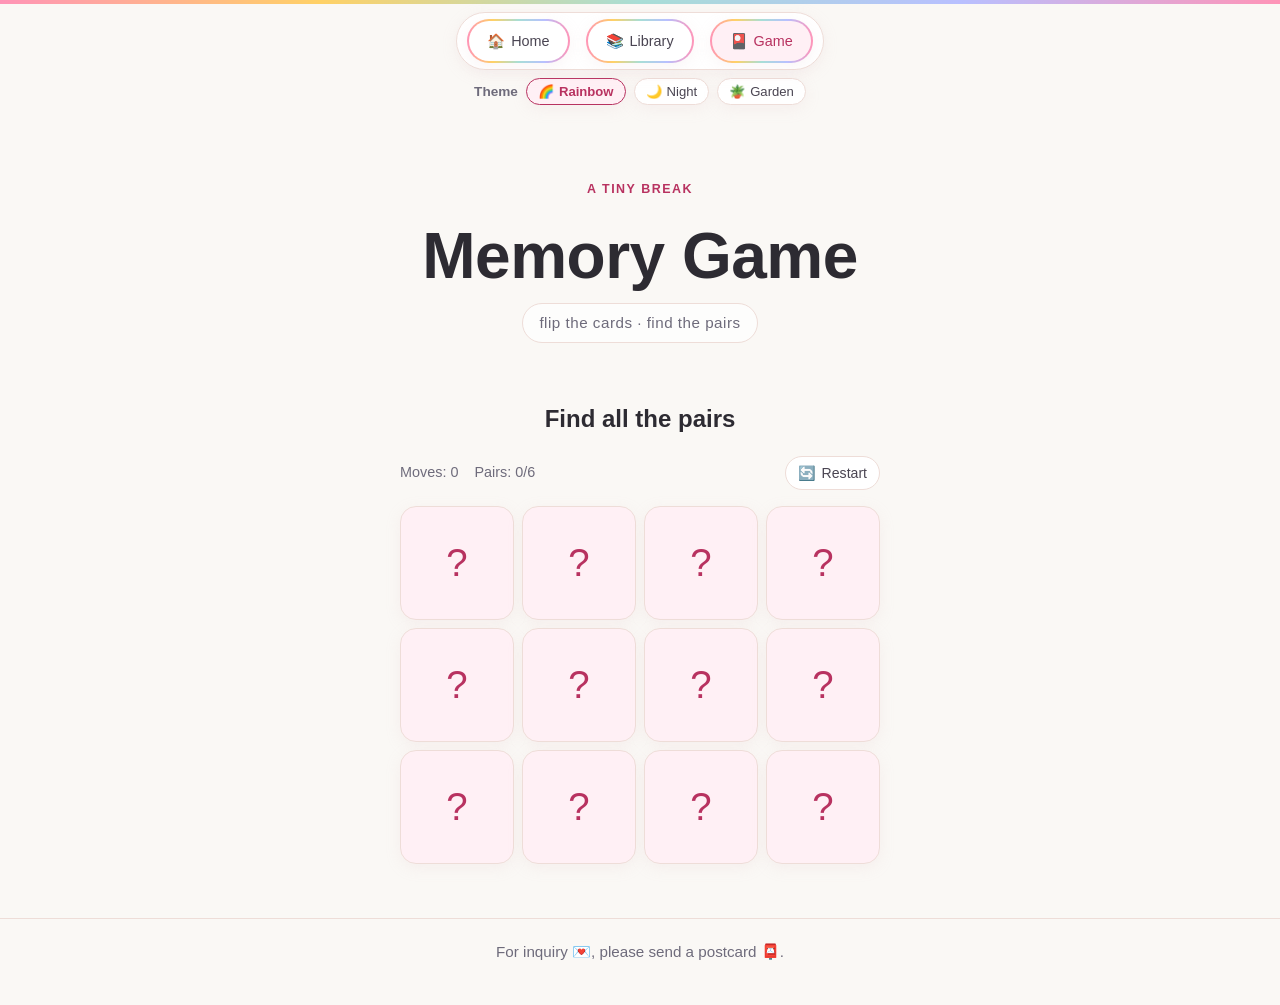
<file: docs/game.html>
<!DOCTYPE html>
<html lang="en">
<head>
    <meta charset="UTF-8">
    <meta name="viewport" content="width=device-width, initial-scale=1.0">
    <title>Memory Game | Jana Pohlmann</title>
    <link rel="stylesheet" href="css/style.css">
    <script src="js/main.js" defer></script>
</head>
<body>

    <!-- Full Width Top Navigation Bar -->
    <nav class="top-navbar">
        <div class="nav-content">
            <ul class="nav-items">
                <li>
                    <a href="index.html" class="nav-pill">
                        <span aria-hidden="true">🏠</span> Home
                    </a>
                </li>
                <li>
                    <a href="library.html" class="nav-pill">
                        <span aria-hidden="true">📚</span> Library
                    </a>
                </li>
                <li>
                    <a href="game.html" class="nav-pill is-active" aria-current="page">
                        <span aria-hidden="true">🎴</span> Game
                    </a>
                </li>
            </ul>
        </div>
    </nav>

    <!-- Colour theme switcher -->
    <div class="theme-switcher" role="group" aria-label="Colour theme">
        <span class="theme-switcher-label">Theme</span>
        <button type="button" class="theme-button is-active" data-theme="rainbow" aria-pressed="true">
            <span aria-hidden="true">🌈</span> Rainbow
        </button>
        <button type="button" class="theme-button" data-theme="night" aria-pressed="false">
            <span aria-hidden="true">🌙</span> Night
        </button>
        <button type="button" class="theme-button" data-theme="garden" aria-pressed="false">
            <span aria-hidden="true">🪴</span> Garden
        </button>
    </div>

    <main class="container">

        <!-- Header -->
        <header class="page-header">
            <p class="page-kicker">A tiny break</p>
            <h1>Memory Game</h1>
            <p class="tagline">flip the cards · find the pairs</p>
        </header>

        <!-- Memory game -->
        <section id="memory-game" class="memory-section">
            <h2>Find all the pairs</h2>

            <div class="memory-status-bar">
                <p class="memory-stats">
                    <span>Moves: <span id="memory-moves">0</span></span>
                    <span>Pairs: <span id="memory-pairs">0</span>/6</span>
                </p>
                <button type="button" class="tool-btn" id="memory-restart"><span aria-hidden="true">🔄</span> Restart</button>
            </div>

            <ul class="memory-grid" aria-label="Memory game board"></ul>

            <p id="memory-status" class="memory-status" role="status" aria-live="polite"></p>
            <noscript><p class="memory-status">This game needs JavaScript to play.</p></noscript>
        </section>

    </main>

    <!-- Footer -->
    <footer>
        <p>For inquiry 💌, please send a postcard 📮.</p>
    </footer>

</body>
</html>
</file>
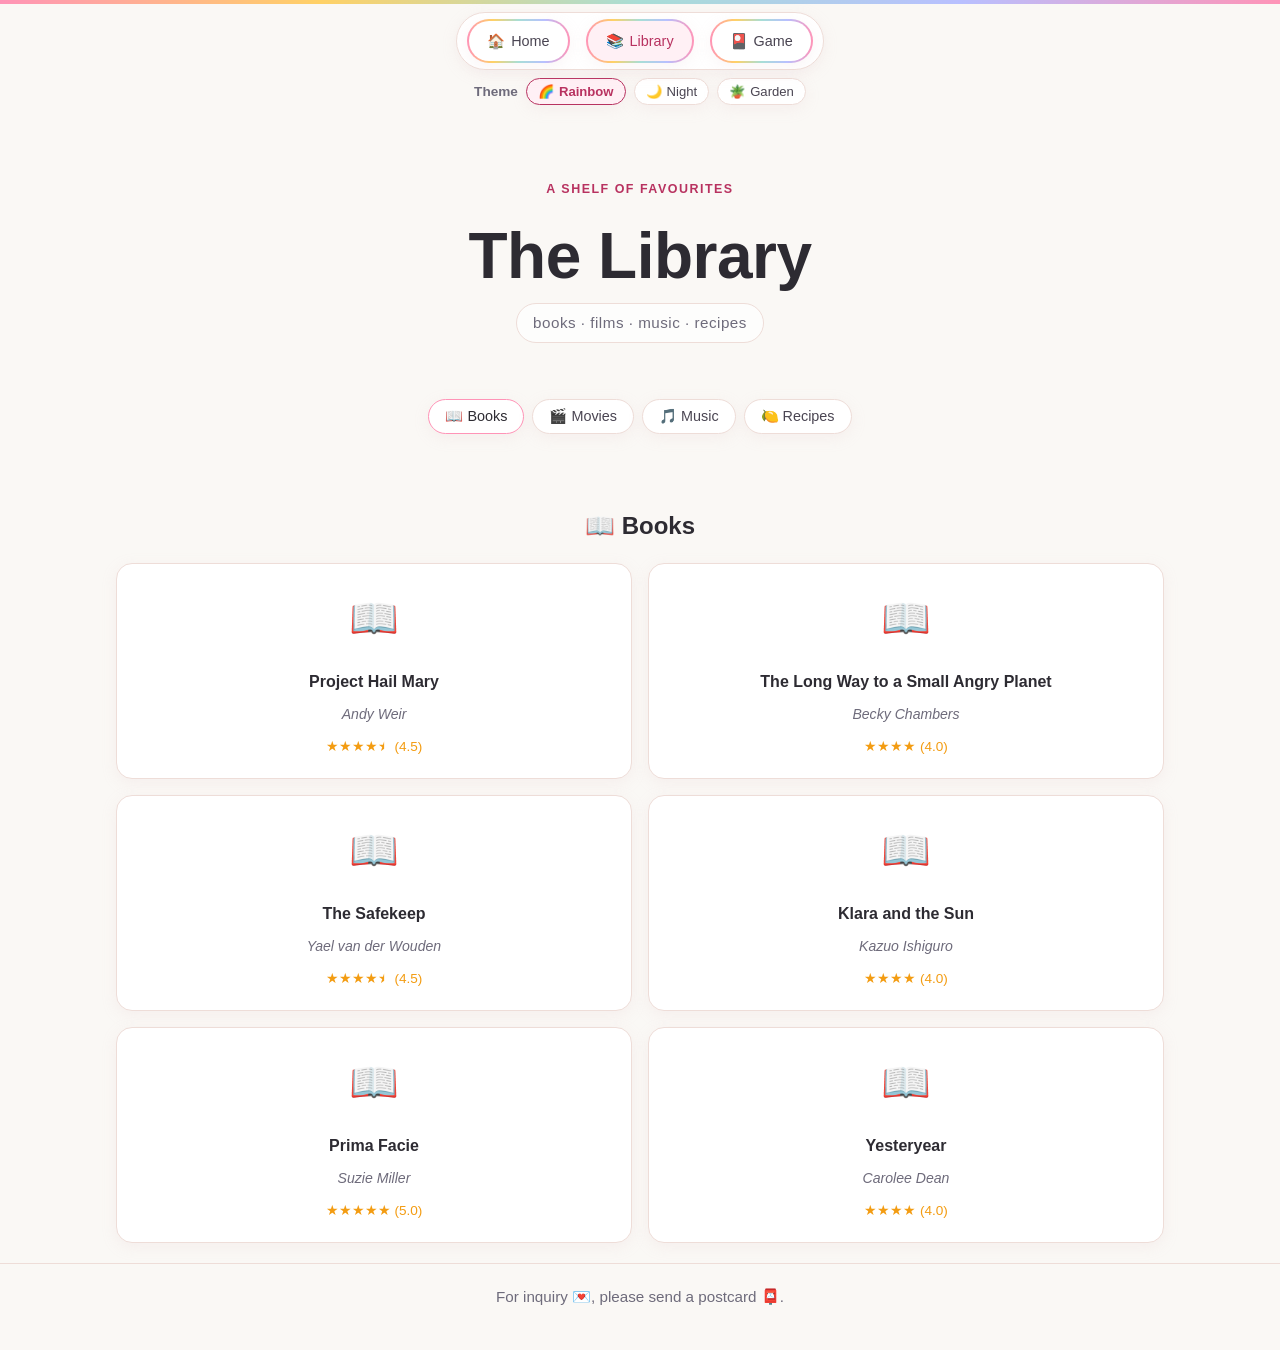
<file: docs/library.html>
<!DOCTYPE html>
<html lang="en">
<head>
    <meta charset="UTF-8">
    <meta name="viewport" content="width=device-width, initial-scale=1.0">
    <title>The Library | Jana Pohlmann</title>
    <link rel="stylesheet" href="css/style.css">
    <script src="js/main.js" defer></script>
</head>
<body>

    <!-- Full Width Top Navigation Bar -->
    <nav class="top-navbar">
        <div class="nav-content">
            <ul class="nav-items">
                <li>
                    <a href="index.html" class="nav-pill">
                        <span aria-hidden="true">🏠</span> Home
                    </a>
                </li>
                <li>
                    <a href="library.html" class="nav-pill is-active" aria-current="page">
                        <span aria-hidden="true">📚</span> Library
                    </a>
                </li>
                <li>
                    <a href="game.html" class="nav-pill">
                        <span aria-hidden="true">🎴</span> Game
                    </a>
                </li>
            </ul>
        </div>
    </nav>

    <!-- Colour theme switcher -->
    <div class="theme-switcher" role="group" aria-label="Colour theme">
        <span class="theme-switcher-label">Theme</span>
        <button type="button" class="theme-button is-active" data-theme="rainbow" aria-pressed="true">
            <span aria-hidden="true">🌈</span> Rainbow
        </button>
        <button type="button" class="theme-button" data-theme="night" aria-pressed="false">
            <span aria-hidden="true">🌙</span> Night
        </button>
        <button type="button" class="theme-button" data-theme="garden" aria-pressed="false">
            <span aria-hidden="true">🪴</span> Garden
        </button>
    </div>

    <main class="container">
        
        <!-- Header -->
        <header class="page-header">
            <p class="page-kicker">A shelf of favourites</p>
            <h1>The Library</h1>
            <p class="tagline">books · films · music · recipes</p>
        </header>

        <!-- Cloud Tabs -->
        <div class="cloud-tabs" role="tablist" aria-label="Library sections">
            <button role="tab" id="tab-books" aria-controls="panel-books" aria-selected="true">📖 Books</button>
            <button role="tab" id="tab-movies" aria-controls="panel-movies" aria-selected="false">🎬 Movies</button>
            <button role="tab" id="tab-music" aria-controls="panel-music" aria-selected="false">🎵 Music</button>
            <button role="tab" id="tab-recipes" aria-controls="panel-recipes" aria-selected="false">🍋 Recipes</button>
        </div>

        <!-- Books Panel -->
        <section id="panel-books" role="tabpanel" aria-labelledby="tab-books">
            <h2>📖 Books</h2>
            <ul class="library-grid">
                <li class="library-card card">
                    <div class="library-cover" aria-hidden="true">📖</div>
                    <h3 class="library-title">Project Hail Mary</h3>
                    <span class="library-creator">Andy Weir</span>
                    <span class="library-rating" aria-label="Rating: 4.5 out of 5">★★★★<span class="half-star" aria-hidden="true">★</span> (4.5)</span>
                </li>

                <li class="library-card card">
                    <div class="library-cover" aria-hidden="true">📖</div>
                    <h3 class="library-title">The Long Way to a Small Angry Planet</h3>
                    <span class="library-creator">Becky Chambers</span>
                    <span class="library-rating" aria-label="Rating: 4 out of 5">★★★★ (4.0)</span>
                </li>

                <li class="library-card card">
                    <div class="library-cover" aria-hidden="true">📖</div>
                    <h3 class="library-title">The Safekeep</h3>
                    <span class="library-creator">Yael van der Wouden</span>
                    <span class="library-rating" aria-label="Rating: 4.5 out of 5">★★★★<span class="half-star" aria-hidden="true">★</span> (4.5)</span>
                </li>

                <li class="library-card card">
                    <div class="library-cover" aria-hidden="true">📖</div>
                    <h3 class="library-title">Klara and the Sun</h3>
                    <span class="library-creator">Kazuo Ishiguro</span>
                    <span class="library-rating" aria-label="Rating: 4 out of 5">★★★★ (4.0)</span>
                </li>

                <li class="library-card card">
                    <div class="library-cover" aria-hidden="true">📖</div>
                    <h3 class="library-title">Prima Facie</h3>
                    <span class="library-creator">Suzie Miller</span>
                    <span class="library-rating" aria-label="Rating: 5 out of 5">★★★★★ (5.0)</span>
                </li>

                <li class="library-card card">
                    <div class="library-cover" aria-hidden="true">📖</div>
                    <h3 class="library-title">Yesteryear</h3>
                    <span class="library-creator">Carolee Dean</span>
                    <span class="library-rating" aria-label="Rating: 4 out of 5">★★★★ (4.0)</span>
                </li>
            </ul>
        </section>

        <!-- Movies Panel (empty state) -->
        <section id="panel-movies" role="tabpanel" aria-labelledby="tab-movies">
            <h2>🎬 Movies</h2>
            <div class="library-empty">
                <div class="library-empty-icon" aria-hidden="true">🎬</div>
                <p class="library-empty-title">Nothing on this shelf yet</p>
                <p class="library-empty-desc">The watchlist is still growing.</p>
            </div>
        </section>

        <!-- Music Panel -->
        <section id="panel-music" role="tabpanel" aria-labelledby="tab-music">
            <h2>🎵 Music</h2>
            <div class="library-empty">
                <div class="library-empty-icon" aria-hidden="true">🎵</div>
                <p class="library-empty-title">Nothing on this shelf yet</p>
                <p class="library-empty-desc">The playlist is still growing.</p>
            </div>
        </section>

        <!-- Recipes Panel -->
        <section id="panel-recipes" role="tabpanel" aria-labelledby="tab-recipes">
            <h2>🍋 Recipes</h2>
            <ul class="library-grid">
                <li class="library-card card">
                    <div class="library-cover" aria-hidden="true">🍋</div>
                    <h3 class="library-title">Lemon Drizzle Cake</h3>
                    <p class="library-desc">Bright, soft, and impossible to stop eating.</p>
                </li>

                <li class="library-card card">
                    <div class="library-cover" aria-hidden="true">🍝</div>
                    <h3 class="library-title">Creamy Tomato Pasta</h3>
                    <p class="library-desc">A reliable comfort-food classic for busy evenings.</p>
                </li>

                <li class="library-card card">
                    <div class="library-cover" aria-hidden="true">🥣</div>
                    <h3 class="library-title">Pumpkin Soup</h3>
                    <p class="library-desc">Warm, cozy, and perfect with fresh bread.</p>
                </li>

                <li class="library-card card">
                    <div class="library-cover" aria-hidden="true">🍪</div>
                    <h3 class="library-title">Chocolate Chip Cookies</h3>
                    <p class="library-desc">Crispy edges, soft centre, best enjoyed warm.</p>
                </li>
            </ul>
        </section>

    </main>

    <!-- Footer -->
    <footer>
        <p>For inquiry 💌, please send a postcard 📮.</p>
    </footer>

</body>
</html>
</file>
<file: docs/css/style.css>
/* Design tokens */

:root {
    /* Colours */
    --primary-color: #2d2b32;
    --accent-color: #ff94b7;
    --accent-strong: #b83260;
    --accent-soft: #fff0f5;
    --accent-border: #fbdce6;
    --accent-purple: #5d4097;
    --accent-purple-bg: #f7f5ff;
    --accent-purple-border: #e2d9f7;
    --accent-hover: #d64978;
    --text-charcoal: #4a4552;
    --star-color: #f39c12;
    --bg-color: #faf8f5;
    --card-bg: #ffffff;
    --border-color: #eeddd8;
    --text-color: #4a4a4a;
    --text-muted: #6e6b7b;
    --bg-overlay: rgba(255, 255, 255, 0.7);

    /* Shadows */
    --shadow-subtle: 0 4px 15px rgba(220, 190, 195, 0.15);
    --shadow-hover: 0 8px 25px rgba(220, 190, 195, 0.25);
    --shadow-nav: 0 3px 10px rgba(0, 0, 0, 0.15);
    --shadow-nav-hover: 0 5px 15px rgba(0, 0, 0, 0.25);
    --shadow-navbar: 0 4px 6px rgba(0, 0, 0, 0.05);
    --shadow-cloud: 0 3px 6px rgba(0, 0, 0, 0.1);
    --shadow-cloud-hover: 0 5px 10px rgba(0, 0, 0, 0.16);

    /* Radii, spacing and motion */
    --radius-card: 16px;
    --radius-pill: 999px;
    --space-sm: 0.5rem;
    --space-2xs: 0.125rem;
    --space-md: 1rem;
    --space-lg: 2rem;
    --space-xl: 2.5rem;
    --transition-fast: 0.2s ease;
    --content-max-width: 1080px;
    --sidebar-width: 235px;

    /* Navbar */
    --z-navbar: 1000;

    /* Gradient */
    --rainbow-gradient: linear-gradient(90deg, #ff94b7, #ffd166, #a8ded6, #b8c0ff, #ff94b7);

    /* Section accents */
    --section-books: #ff94b7;
    --section-books-soft: #fff0f5;
    --section-movies: #5d4097;
    --section-movies-soft: #f7f5ff;
    --section-music: #3f8f86;
    --section-music-soft: #e9f6f4;
    --section-recipes: #b06f1a;
    --section-recipes-soft: #fff6e5;

    /* Sport team colours */
    --team-own: #b3001b;
    --team-black: #1a1a1a;
    --team-own-soft: #fdecef;
    --team-hsv: #0a4d8c;
    --team-bears: #c83803;
}

/* Theme overrides */

:root[data-theme="night"] {
    --primary-color: #f7edc8;
    --accent-color: #f4c95d;
    --accent-strong: #f1bd3f;
    --accent-soft: #2a355b;
    --accent-border: #58658b;
    --accent-purple: #c9b8ff;
    --accent-purple-bg: #30305b;
    --accent-purple-border: #6f6a9c;
    --accent-hover: #ffe28c;
    --text-charcoal: #f5efd8;
    --star-color: #f4c95d;
    --bg-color: #111a36;
    --card-bg: #1d294b;
    --border-color: #3d4b70;
    --text-color: #e9e7dc;
    --text-muted: #c0c5d5;
    --bg-overlay: rgba(29, 41, 75, 0.82);
    --shadow-subtle: 0 4px 15px rgba(2, 7, 24, 0.35);
    --shadow-hover: 0 8px 25px rgba(2, 7, 24, 0.55);
    --rainbow-gradient: linear-gradient(90deg, #f4c95d, #f6df9a, #9fb6e8, #c9b8ff, #f4c95d);
    --section-books: #f29ab8;
    --section-books-soft: #432d4b;
    --section-movies: #c9b8ff;
    --section-movies-soft: #30305b;
    --section-music: #8ed3c9;
    --section-music-soft: #1e454d;
    --section-recipes: #f0ad57;
    --section-recipes-soft: #493723;
    --team-own-soft: #4a2638;
}

:root[data-theme="garden"] {
    --primary-color: #243f31;
    --accent-color: #6d9b70;
    --accent-strong: #356643;
    --accent-soft: #e0eedc;
    --accent-border: #b6d2b2;
    --accent-purple: #65704b;
    --accent-purple-bg: #edf2df;
    --accent-purple-border: #cbd6ad;
    --accent-hover: #264f34;
    --text-charcoal: #304c38;
    --star-color: #c47632;
    --bg-color: #e3eedf;
    --card-bg: #f8fbf2;
    --border-color: #b9cfb4;
    --text-color: #3f5545;
    --text-muted: #5d7461;
    --bg-overlay: rgba(248, 251, 242, 0.82);
    --shadow-subtle: 0 4px 15px rgba(53, 102, 67, 0.12);
    --shadow-hover: 0 8px 25px rgba(53, 102, 67, 0.22);
    --rainbow-gradient: linear-gradient(90deg, #6d9b70, #d39a55, #a9c78f, #8b6a45, #6d9b70);
    --section-books: #c47772;
    --section-books-soft: #f5e4dc;
    --section-movies: #65704b;
    --section-movies-soft: #edf2df;
    --section-music: #3f8060;
    --section-music-soft: #deeee3;
    --section-recipes: #b86f2d;
    --section-recipes-soft: #faeddc;
    --team-own-soft: #f5e1d8;
}

/* Reset */

* {
    box-sizing: border-box;
    margin: 0;
    padding: 0;
}

/* Base elements */

html {
    scroll-behavior: smooth;
}

body {
    font-family: -apple-system, BlinkMacSystemFont, 'Segoe UI', Roboto, Helvetica, Arial, sans-serif;
    background-color: var(--bg-color);
    color: var(--text-color);
    line-height: 1.7;
    display: flex;
    flex-direction: column;
    align-items: center;
    padding: 0 0 var(--space-xl) 0;
}

h1 {
    color: var(--primary-color);
    font-size: 2.3rem;
    font-weight: 700;
    letter-spacing: -0.5px;
}

h2 {
    font-size: 1.5rem;
    color: var(--primary-color);
    margin-bottom: var(--space-md);
    position: relative;
    display: inline-block;
}

/* Layout */

/* Full Width Top Navigation Bar */
.top-navbar {
    width: 100%;
    position: sticky;
    top: 0;
    z-index: var(--z-navbar);
    display: flex;
    flex-direction: column;
    align-items: center;
    padding-top: 4px;
    transition: padding-top 0.3s ease;
}

.top-navbar::before {
    content: '';
    position: absolute;
    top: 0;
    left: 0;
    right: 0;
    height: 4px;
    background-image: var(--rainbow-gradient);
    background-repeat: no-repeat;
    background-size: 100% 4px;
    transition: opacity 0.3s ease;
}

.top-navbar.is-collapsed {
    padding-top: 0;
}

.top-navbar.is-collapsed::before {
    opacity: 0;
}

.nav-content {
    position: relative;
    display: flex;
    align-items: center;
    justify-content: center;
    margin-top: var(--space-sm);
    padding: 6px 10px;
    background: var(--card-bg);
    border: 1px solid var(--border-color);
    border-radius: var(--radius-pill);
    box-shadow: var(--shadow-subtle);
    transition: padding 0.3s ease, margin-top 0.3s ease;
}

/* Rainbow line in the middle, shown when collapsed */
.nav-content::after {
    content: '';
    position: absolute;
    top: 50%;
    left: 12px;
    right: 12px;
    height: 4px;
    border-radius: var(--radius-pill);
    background: var(--rainbow-gradient);
    transform: translateY(-50%) scaleX(0);
    transition: transform 0.3s ease;
}

.nav-content.is-collapsed {
    padding: 4px 20px;
    margin-top: 2px;
}

.nav-content.is-collapsed::after {
    transform: translateY(-50%) scaleX(1);
}

/* Hover / focus "pops" the bar back open */
.nav-content.is-collapsed:hover,
.nav-content.is-collapsed:focus-within {
    padding: 6px 10px;
    margin-top: var(--space-sm);
}

.nav-content.is-collapsed:hover::after,
.nav-content.is-collapsed:focus-within::after {
    transform: translateY(-50%) scaleX(0);
}

.nav-items {
    display: flex;
    align-items: center;
    justify-content: center;
    gap: var(--space-md);
    list-style: none;
    max-height: 60px;
    transition: max-height 0.3s ease, opacity 0.3s ease;
}

/* Collapse the nav items when the bar is collapsed */
.nav-content.is-collapsed .nav-items {
    max-height: 0;
    opacity: 0;
    overflow: hidden;
}

.nav-content.is-collapsed:hover .nav-items,
.nav-content.is-collapsed:focus-within .nav-items {
    max-height: 60px;
    opacity: 1;
}

/* Gradient pill navigation item */
.nav-pill {
    display: inline-flex;
    align-items: center;
    gap: 6px;
    padding: 8px 18px;
    border: 2px solid transparent;
    border-radius: var(--radius-pill);
    background:
        linear-gradient(var(--card-bg), var(--card-bg)) padding-box,
        var(--rainbow-gradient) border-box;
    color: var(--text-charcoal);
    font-family: inherit;
    font-size: 0.9rem;
    font-weight: 500;
    text-decoration: none;
    box-shadow: var(--shadow-subtle);
    transition: transform var(--transition-fast), box-shadow var(--transition-fast);
}

.nav-pill:hover {
    transform: translateY(-2px);
    box-shadow: var(--shadow-hover);
}

.nav-pill.is-active {
    background:
        linear-gradient(var(--accent-soft), var(--accent-soft)) padding-box,
        var(--rainbow-gradient) border-box;
    color: var(--accent-strong);
}

/* Theme switcher (intentionally non-sticky and below the main navbar) */

.theme-switcher {
    width: 100%;
    display: flex;
    align-items: center;
    justify-content: center;
    flex-wrap: wrap;
    gap: var(--space-sm);
    padding: 0 var(--space-md);
    margin-top: var(--space-sm);
}

.theme-switcher-label {
    color: var(--text-muted);
    font-size: 0.85rem;
    font-weight: 600;
}

.theme-button {
    display: inline-flex;
    align-items: center;
    gap: 5px;
    padding: 5px 11px;
    border: 1px solid var(--border-color);
    border-radius: var(--radius-pill);
    background: var(--card-bg);
    color: var(--text-charcoal);
    font-family: inherit;
    font-size: 0.82rem;
    cursor: pointer;
    box-shadow: var(--shadow-subtle);
    transition: transform var(--transition-fast), box-shadow var(--transition-fast), background-color var(--transition-fast);
}

.theme-button:hover {
    transform: translateY(-2px);
    box-shadow: var(--shadow-hover);
}

.theme-button.is-active {
    background: var(--accent-soft);
    border-color: var(--accent-strong);
    color: var(--accent-strong);
    font-weight: 600;
}

.theme-button:focus-visible {
    outline: 2px solid var(--accent-strong);
    outline-offset: 2px;
}

/* Container limits the body width */
.container {
    width: 100%;
    max-width: var(--content-max-width);
    display: grid;
    grid-template-columns: minmax(0, 1fr);
    align-items: start;
    text-align: center;
    gap: var(--space-xl);
    padding: var(--space-lg) var(--space-md) 0 var(--space-md);
}

/* Header */
header {
    display: flex;
    flex-direction: column;
    align-items: center;
    gap: 12px;
    margin-top: 10px;
}

.page-header {
    width: 100%;
    grid-column: 1 / -1;
    padding: var(--space-lg) var(--space-md) var(--space-md);
    text-align: center;
}

.page-kicker,
.profile-label {
    color: var(--accent-strong);
    font-size: 0.78rem;
    font-weight: 700;
    letter-spacing: 0.12em;
    text-transform: uppercase;
}

.page-kicker {
    margin-bottom: var(--space-sm);
}

.page-header h1 {
    font-size: clamp(2.3rem, 6vw, 4rem);
    line-height: 1.1;
}

.page-header .tagline {
    max-width: 720px;
}

/* Homepage profile panel */
.profile-panel {
    display: flex;
    flex-direction: column;
    gap: var(--space-md);
    padding: var(--space-lg);
    text-align: left;
    align-self: stretch;
}

.profile-intro {
    color: var(--text-muted);
    font-size: 0.95rem;
    line-height: 1.6;
}

.profile-links {
    display: flex;
    flex-direction: column;
    gap: var(--space-2xs);
    padding-top: var(--space-sm);
    border-top: 1px dashed var(--border-color);
}

.profile-links a {
    display: flex;
    justify-content: space-between;
    gap: var(--space-sm);
    padding: var(--space-sm) 0;
    color: var(--text-charcoal);
    font-size: 0.9rem;
    font-weight: 600;
    text-decoration: none;
    border-bottom: 1px solid transparent;
}

.profile-links a:hover {
    color: var(--accent-strong);
    border-bottom-color: var(--accent-border);
}

.profile-links a:focus-visible {
    outline: 2px solid var(--accent-strong);
    outline-offset: 3px;
}

.tagline {
    font-size: 0.95rem;
    color: var(--text-muted);
    letter-spacing: 0.5px;
    background: var(--bg-overlay);
    padding: 6px 16px;
    border-radius: var(--radius-pill);
    border: 1px solid var(--border-color);
}

/* Footer */
footer {
    margin-top: 20px;
    padding-top: 20px;
    border-top: 1px solid var(--border-color);
    font-size: 0.95rem;
    color: var(--text-muted);
    width: 100%;
    text-align: center;
}

/* Components */

/* Shared card pattern */

.card {
    background: var(--card-bg);
    border: 1px solid var(--border-color);
    border-radius: var(--radius-card);
    box-shadow: var(--shadow-subtle);
    transition: transform var(--transition-fast), box-shadow var(--transition-fast);
}

/* Bio */

.bio-section {
    width: 100%;
    scroll-margin-top: 80px;
}

@media (min-width: 900px) {
    .homepage {
        grid-template-columns: minmax(190px, var(--sidebar-width)) minmax(0, 1fr);
        text-align: left;
    }

    .homepage .bio-section {
        grid-column: 2;
    }

    .homepage .travels-section {
        grid-column: 1 / -1;
    }

    .homepage .sport-section,
    .homepage .library-section {
        grid-column: 1 / -1;
        min-width: 0;
    }

    .homepage .bio-card {
        height: 100%;
    }

    .homepage .library-teasers {
        align-items: stretch;
    }
}

.bio-card {
    padding: 32px 28px;
    text-align: left;
    position: relative;
    overflow: hidden;
}

.bio-card:hover {
    box-shadow: var(--shadow-hover);
}

.bio-card::before {
    content: '';
    position: absolute;
    top: 0;
    left: 0;
    width: 100%;
    height: 4px;
    background: var(--rainbow-gradient);
}

.bio-greeting {
    display: flex;
    align-items: center;
    gap: var(--space-md);
    margin-bottom: 18px;
}

.bio-greeting h2 {
    font-size: 1.5rem;
    color: var(--primary-color);
    margin-bottom: 0;
}

.wave-emoji {
    font-size: 1.6rem;
    display: inline-block;
    animation: wave 2.5s infinite;
    transform-origin: 70% 70%;
}

@keyframes wave {
    0% { transform: rotate(0deg); }
    10% { transform: rotate(14deg); }
    20% { transform: rotate(-8deg); }
    30% { transform: rotate(14deg); }
    40% { transform: rotate(-4deg); }
    50% { transform: rotate(10deg); }
    60% { transform: rotate(0deg); }
    100% { transform: rotate(0deg); }
}

.bio-text {
    display: flex;
    flex-direction: column;
    gap: var(--space-md);
    font-size: 1.02rem;
    color: var(--text-color);
    line-height: 1.75;
}

.highlight-pill {
    display: inline-flex;
    align-items: center;
    gap: var(--space-sm);
    background-color: var(--accent-soft);
    color: var(--accent-strong);
    padding: 2px 10px;
    border-radius: var(--radius-pill);
    font-size: 0.95rem;
    font-weight: 500;
    border: 1px solid var(--accent-border);
}

.bio-highlights {
    display: flex;
    flex-wrap: wrap;
    gap: var(--space-sm);
    margin-top: 10px;
    padding-top: var(--space-md);
    border-top: 1px dashed var(--border-color);
}

.tag-badge {
    background: var(--accent-purple-bg);
    color: var(--accent-purple);
    border: 1px solid var(--accent-purple-border);
    padding: 5px 12px;
    border-radius: var(--radius-pill);
    font-size: 0.88rem;
    display: flex;
    align-items: center;
    gap: 6px;
    transition: transform var(--transition-fast);
}

.tag-badge:hover {
    transform: translateY(-2px);
}

/* Favourite Books */

.books-section {
    scroll-margin-top: 80px;
}

.books-grid {
    display: grid;
    grid-template-columns: repeat(2, 1fr);
    gap: var(--space-md);
    width: 100%;
}

.book-card {
    padding: 20px 15px;
    display: flex;
    flex-direction: column;
    align-items: center;
    text-align: center;
    gap: 4px;
    position: relative;
}

.book-card:hover {
    transform: translateY(-3px);
    box-shadow: var(--shadow-hover);
}

.book-card .heart-icon {
    position: absolute;
    top: 12px;
    right: 14px;
    color: var(--accent-color);
    font-size: 1rem;
}

.book-title {
    font-weight: 600;
    font-size: 1rem;
    color: var(--primary-color);
    margin-top: 4px;
}

.book-author {
    font-style: italic;
    color: var(--text-muted);
    font-size: 0.88rem;
}

.rating {
    color: var(--star-color);
    font-size: 0.85rem;
    margin-top: 4px;
}

.rating .half-star {
    display: inline-block;
    clip-path: inset(0 50% 0 0);
    color: var(--star-color);
}

/* Favourite Recipes */

.recipes-section {
    scroll-margin-top: 80px;
}

.items-list {
    display: flex;
    flex-direction: column;
    gap: var(--space-md);
    width: 100%;
}

.recipe-card {
    padding: 18px 20px;
    display: flex;
    flex-direction: column;
    align-items: center;
    gap: 6px;
    width: 100%;
}

.recipe-card:hover {
    transform: translateY(-2px);
    box-shadow: var(--shadow-hover);
}

.recipe-title {
    font-weight: 600;
    font-size: 1.1rem;
    color: var(--primary-color);
}

.recipe-icon {
    font-size: 1.8rem;
    margin-bottom: 4px;
}

.recipe-desc {
    font-size: 0.95rem;
    color: var(--text-muted);
}

/* Utilities */

/* Media queries */

@media (max-width: 620px) {
    .nav-items {
        gap: var(--space-sm);
    }

    .theme-switcher {
        gap: 6px;
    }

    .theme-button {
        padding: 5px 9px;
    }

    .books-grid {
        grid-template-columns: 1fr;
    }

    .bio-card {
        padding: 24px 20px;
    }

    .library-teasers {
        flex-direction: column;
    }

    .polaroid {
        flex-basis: 150px;
    }
}

@media (prefers-reduced-motion: reduce) {
    *, *::before, *::after {
        animation: none !important;
        transition: none !important;
        scroll-behavior: auto !important;
    }
}

/* Library Page */

/* Cloud Tabs */
.cloud-tabs {
    display: flex;
    flex-wrap: wrap;
    justify-content: center;
    gap: var(--space-sm);
    margin: 0 0 var(--space-lg) 0;
}

.cloud-tabs button[role="tab"] {
    background: var(--card-bg);
    border: 1px solid var(--border-color);
    border-radius: var(--radius-pill);
    padding: 8px 16px;
    font-family: inherit;
    font-size: 0.9rem;
    font-weight: 500;
    color: var(--text-charcoal);
    box-shadow: var(--shadow-subtle);
    cursor: pointer;
    transition: transform var(--transition-fast), box-shadow var(--transition-fast);
}

.cloud-tabs button[role="tab"]:hover {
    transform: translateY(-2px);
    box-shadow: var(--shadow-hover);
}

.cloud-tabs button[role="tab"].is-active {
    background: var(--card-bg);
    color: var(--primary-color);
    border-color: var(--section-books);
}

/* Library Grid */
.library-grid {
    display: grid;
    grid-template-columns: repeat(2, 1fr);
    gap: var(--space-md);
    width: 100%;
}

.library-card {
    padding: 20px 15px;
    display: flex;
    flex-direction: column;
    align-items: center;
    text-align: center;
    gap: 4px;
    position: relative;
    border: 1px solid var(--border-color);
    border-radius: var(--radius-card);
    box-shadow: var(--shadow-subtle);
    transition: transform var(--transition-fast), box-shadow var(--transition-fast);
}

.library-card:hover {
    transform: translateY(-3px);
    box-shadow: var(--shadow-hover);
}

.library-cover {
    font-size: 2.5rem;
    margin-bottom: 8px;
}

.library-title {
    font-weight: 600;
    font-size: 1rem;
    color: var(--primary-color);
    margin-top: 4px;
}

.library-creator {
    font-style: italic;
    color: var(--text-muted);
    font-size: 0.88rem;
    margin-top: 4px;
}

.library-rating {
    color: var(--star-color);
    font-size: 0.85rem;
    margin-top: 4px;
}

.library-rating .half-star {
    display: inline-block;
    clip-path: inset(0 50% 0 0);
    color: var(--star-color);
}

.library-desc {
    font-size: 0.95rem;
    color: var(--text-muted);
    line-height: 1.45;
}

.hidden {
    display: none !important;
}

/* Library Empty State */
.library-empty {
    border: 2px dashed var(--section-movies);
    background: var(--section-movies-soft);
    padding: 40px 20px;
    text-align: center;
    border-radius: var(--radius-card);
    max-width: 400px;
    margin: 0 auto;
    width: 100%;
}

.library-empty-icon {
    font-size: 3rem;
    margin-bottom: var(--space-md);
}

.library-empty-title {
    font-size: 1.1rem;
    font-weight: 600;
    color: var(--primary-color);
    margin-bottom: var(--space-sm);
}

.library-empty-desc {
    font-size: 0.95rem;
    color: var(--text-muted);
}

/* From the library teaser (index page) */
.library-section {
    scroll-margin-top: 80px;
}

.library-teasers {
    display: flex;
    flex-direction: row;
    gap: var(--space-md);
    width: 100%;
    justify-content: center;
}

.teaser-card {
    flex: 1;
    display: flex;
    flex-direction: column;
    align-items: center;
    text-align: center;
    padding: 24px 20px;
    text-decoration: none;
    color: inherit;
    border: 1px solid var(--border-color);
    border-radius: var(--radius-card);
    box-shadow: var(--shadow-subtle);
    background: var(--card-bg);
    transition: transform var(--transition-fast), box-shadow var(--transition-fast);
}

.teaser-card:hover {
    transform: translateY(-3px);
    box-shadow: var(--shadow-hover);
}

.teaser-icon {
    font-size: 2rem;
    margin-bottom: 8px;
}

.teaser-card h3 {
    font-weight: 600;
    font-size: 1.05rem;
    color: var(--primary-color);
    margin-bottom: 4px;
}

.teaser-card p {
    font-size: 0.9rem;
    color: var(--text-muted);
}

/* Recent travels (polaroid strip) */

.travels-section {
    width: 100%;
    scroll-margin-top: 80px;
}

.travel-strip {
    display: flex;
    gap: var(--space-md);
    width: 100%;
    overflow-x: auto;
    scroll-snap-type: x mandatory;
    padding: var(--space-sm) 0 var(--space-md) 0;
    list-style: none;
    scrollbar-width: none;
}

.travel-strip::-webkit-scrollbar {
    display: none;
}

.polaroid {
    flex: 0 0 170px;
    scroll-snap-align: start;
    background: var(--card-bg);
    border: 1px solid var(--border-color);
    border-radius: var(--radius-card);
    box-shadow: var(--shadow-subtle);
    padding: 10px 10px 12px 10px;
    display: flex;
    flex-direction: column;
    gap: 8px;
    transition: transform var(--transition-fast), box-shadow var(--transition-fast);
}

.polaroid:nth-child(odd) {
    transform: rotate(-2deg);
}

.polaroid:nth-child(even) {
    transform: rotate(1.5deg);
}

.polaroid:nth-child(3n) {
    transform: rotate(-1deg);
}

.polaroid:hover {
    transform: rotate(0deg) translateY(-4px);
    box-shadow: var(--shadow-hover);
}

.polaroid-photo {
    position: relative;
    width: 100%;
    aspect-ratio: 4 / 3;
    perspective: 800px;
}

.photo-face {
    position: absolute;
    inset: 0;
    display: flex;
    align-items: center;
    justify-content: center;
    font-size: 2.4rem;
    border-radius: 8px;
    background: var(--accent-soft);
    color: var(--accent-strong);
    backface-visibility: hidden;
    transition: transform 0.6s ease;
}

.photo-back {
    transform: rotateY(180deg);
}

.photo-face img {
    max-width: 100%;
    max-height: 100%;
    width: 100%;
    height: 100%;
    object-fit: cover;
    border-radius: 8px;
    display: block;
}

.polaroid-photo:hover .photo-front {
    transform: rotateY(180deg);
}

.polaroid-photo:hover .photo-back {
    transform: rotateY(360deg);
}

.polaroid-caption {
    display: flex;
    flex-direction: column;
    gap: 2px;
    text-align: left;
}

.polaroid-place {
    font-weight: 600;
    font-size: 0.95rem;
    color: var(--primary-color);
}

.polaroid-date {
    font-size: 0.78rem;
    color: var(--text-muted);
}

.polaroid-note {
    font-size: 0.82rem;
    color: var(--text-color);
    line-height: 1.35;
    margin-top: 2px;
}

/* Sport section */

.sport-section {
    width: 100%;
    scroll-margin-top: 80px;
}

.sport-layout {
    display: flex;
    align-items: stretch;
    gap: var(--space-lg);
    width: 100%;
    justify-content: center;
}

/* Trading card */

.trading-card {
    position: relative;
    flex: 0 0 280px;
    width: 280px;
    min-height: 100%;
    padding: 0;
    border: none;
    background: transparent;
    color: inherit;
    font-family: inherit;
    cursor: pointer;
    perspective: 1000px;
}

.trading-card-inner {
    position: absolute;
    inset: 0;
    transform-style: preserve-3d;
    transition: transform 0.6s ease;
}

.trading-card:hover .trading-card-inner,
.trading-card.is-flipped .trading-card-inner {
    transform: rotateY(180deg);
}

.trading-card-face {
    position: absolute;
    inset: 0;
    display: flex;
    flex-direction: column;
    align-items: center;
    justify-content: center;
    gap: var(--space-sm);
    padding: var(--space-md);
    border: 2px solid var(--border-color);
    border-radius: var(--radius-card);
    box-shadow: var(--shadow-subtle);
    backface-visibility: hidden;
    -webkit-backface-visibility: hidden;
    isolation: isolate;
    text-align: center;
    transition: visibility 0s 0.3s;
}

.trading-card-front {
    z-index: 1;
    border-color: var(--team-own);
    background: linear-gradient(180deg, var(--team-own-soft), var(--card-bg));
}

.trading-card-photo {
    position: relative;
    width: 100%;
    height: 250px;
    display: flex;
    align-items: center;
    justify-content: center;
    overflow: hidden;
    border-radius: var(--radius-card);
    background: linear-gradient(140deg, var(--team-own), var(--team-black));
    padding: 10px;
}

.trading-card-emblem {
    position: absolute;
    top: 50%;
    left: 50%;
    transform: translate(-50%, -50%);
    width: 82%;
    height: auto;
    opacity: 0.55;
    pointer-events: none;
}

.trading-card-photo .trading-card-player {
    position: relative;
    z-index: 1;
    width: 100%;
    height: 100%;
    object-fit: contain;
    display: block;
    border-radius: calc(var(--radius-card) - 10px);
}

.trading-card-name {
    font-size: 1.15rem;
    font-weight: 700;
    color: var(--primary-color);
}

.trading-card-detail {
    font-size: 0.92rem;
    color: var(--text-charcoal);
}

.trading-card-club {
    color: var(--team-own);
    font-weight: 600;
}

.trading-card-back {
    z-index: 2;
    background: linear-gradient(140deg, var(--team-own), var(--team-black));
    border-color: var(--team-black);
    transform: rotateY(180deg);
    visibility: hidden;
}

.trading-card:hover .trading-card-front,
.trading-card.is-flipped .trading-card-front {
    visibility: hidden;
}

.trading-card:hover .trading-card-back,
.trading-card.is-flipped .trading-card-back {
    visibility: visible;
}

.trading-card-back-emblem {
    position: absolute;
    top: 50%;
    left: 50%;
    transform: translate(-50%, -50%);
    width: 70%;
    height: auto;
    opacity: 0.2;
}

.trading-card-heading {
    font-size: 1.1rem;
    font-weight: 700;
    color: var(--card-bg);
}

.trading-card-text {
    font-size: 0.92rem;
    line-height: 1.6;
    color: var(--accent-soft);
}

.trading-card:focus-visible {
    outline: 2px solid var(--accent-strong);
    outline-offset: 3px;
    border-radius: var(--radius-card);
}

/* Favourite teams */

.favourite-teams {
    width: 100%;
    display: flex;
    flex-direction: column;
    gap: var(--space-md);
}

.favourite-teams h3 {
    font-size: 1.05rem;
    color: var(--primary-color);
    margin-bottom: 0;
}

.team-list {
    display: flex;
    flex-direction: column;
    gap: var(--space-md);
    width: 100%;
    list-style: none;
}

.team-card {
    --team-colour: var(--accent-color);
    display: flex;
    align-items: center;
    gap: var(--space-md);
    padding: var(--space-md);
    border-left: 4px solid var(--team-colour);
    text-align: left;
}

.team-card:hover {
    transform: translateY(-3px);
    box-shadow: var(--shadow-hover);
}

.team-card--hsv {
    --team-colour: var(--team-hsv);
}

.team-card--bears {
    --team-colour: var(--team-bears);
}

.team-logo {
    flex: 0 0 64px;
    width: 64px;
    height: 64px;
    display: flex;
    align-items: center;
    justify-content: center;
    border-radius: var(--radius-card);
    background: transparent;
    padding: 8px;
}

.team-logo img {
    display: block;
    width: 100%;
    height: 100%;
    object-fit: contain;
}

.team-info {
    display: flex;
    flex-direction: column;
    gap: 2px;
}

.team-name {
    font-size: 1.05rem;
    font-weight: 600;
    color: var(--primary-color);
}

.team-league {
    font-size: 0.9rem;
    color: var(--text-muted);
}

@media (max-width: 620px) {
    .sport-layout {
        flex-direction: column;
        align-items: center;
    }

    .trading-card {
        flex: 0 0 auto;
        min-height: 0;
        width: 100%;
        max-width: 280px;
        aspect-ratio: 3 / 5;
    }

    .trading-card-photo {
        height: 330px;
    }
}

/* Utilities */

/* Postcard drawing section */

.postcard-section {
    display: flex;
    flex-direction: column;
    align-items: stretch;
    gap: var(--space-md);
    scroll-margin-top: 80px;
}

.postcard-section h2 {
    margin-bottom: 0;
}

.postcard-card {
    width: 100%;
    padding: var(--space-md);
    display: flex;
    gap: var(--space-md);
}

.postcard-canvas-wrap {
    flex: 1 1 auto;
    min-width: 0;
}

.postcard-canvas {
    display: block;
    width: 100%;
    aspect-ratio: 4 / 3;
    background: var(--card-bg);
    border: 1px solid var(--border-color);
    border-radius: var(--radius-card);
    box-shadow: inset 0 0 0 6px var(--accent-soft);
    touch-action: none;
    user-select: none;
}

.postcard-canvas[data-tool="brush"] {
    cursor: url("../images/cursor-brush.svg") 6 26, crosshair;
}

.postcard-canvas[data-tool="eraser"] {
    cursor: url("../images/cursor-eraser.svg") 16 16, crosshair;
}

.postcard-tools {
    display: flex;
    flex-direction: column;
    gap: var(--space-md);
    flex: 0 0 110px;
}

.postcard-tool-group,
.colour-palette {
    display: flex;
    flex-direction: column;
    gap: var(--space-sm);
}

.tool-btn {
    display: flex;
    align-items: center;
    justify-content: center;
    gap: 6px;
    padding: 8px 12px;
    background: var(--card-bg);
    border: 1px solid var(--border-color);
    border-radius: var(--radius-pill);
    font-family: inherit;
    font-size: 0.88rem;
    color: var(--text-charcoal);
    cursor: pointer;
    transition: transform var(--transition-fast), box-shadow var(--transition-fast);
}

.tool-btn:hover {
    transform: translateY(-2px);
    box-shadow: var(--shadow-hover);
}

.tool-btn.is-active {
    background: var(--accent-soft);
    border-color: var(--accent-color);
    color: var(--accent-strong);
}

.colour-swatch {
    width: 34px;
    height: 34px;
    border-radius: 50%;
    border: 2px solid var(--card-bg);
    box-shadow: 0 0 0 1px var(--border-color);
    cursor: pointer;
    transition: transform var(--transition-fast), box-shadow var(--transition-fast);
}

.colour-swatch:hover {
    transform: scale(1.1);
}

.colour-swatch.is-active {
    box-shadow: 0 0 0 2px var(--card-bg), 0 0 0 4px var(--accent-color);
}

.swatch-pink { background-color: var(--accent-color); }
.swatch-yellow { background-color: var(--star-color); }
.swatch-purple { background-color: var(--accent-purple); }
.swatch-teal { background-color: var(--section-music); }
.swatch-amber { background-color: var(--section-recipes); }
.swatch-charcoal { background-color: var(--primary-color); }

.postcard-tools :focus-visible {
    outline: 2px solid var(--accent-strong);
    outline-offset: 2px;
}

@media (max-width: 620px) {
    .postcard-card {
        flex-direction: column;
    }

    .postcard-tools {
        flex: 1 1 auto;
        flex-direction: row;
        flex-wrap: wrap;
        justify-content: center;
    }

    .postcard-tool-group,
    .colour-palette {
        flex-direction: row;
        flex-wrap: wrap;
        justify-content: center;
    }
}

/* Memory game */

.memory-section {
    width: 100%;
    scroll-margin-top: 80px;
    display: flex;
    flex-direction: column;
    align-items: center;
}

.memory-status-bar {
    display: flex;
    align-items: center;
    justify-content: space-between;
    gap: var(--space-md);
    width: 100%;
    max-width: 480px;
    margin-bottom: var(--space-md);
}

.memory-stats {
    display: flex;
    gap: var(--space-md);
    font-size: 0.9rem;
    color: var(--text-muted);
}

.memory-grid {
    display: grid;
    grid-template-columns: repeat(4, 1fr);
    gap: var(--space-sm);
    width: 100%;
    max-width: 480px;
    list-style: none;
}

.memory-card {
    display: block;
    position: relative;
    width: 100%;
    aspect-ratio: 1 / 1;
    padding: 0;
    border: none;
    background: transparent;
    cursor: pointer;
    perspective: 800px;
    font-family: inherit;
}

.memory-face {
    position: absolute;
    inset: 0;
    display: flex;
    align-items: center;
    justify-content: center;
    border: 1px solid var(--border-color);
    border-radius: var(--radius-card);
    backface-visibility: hidden;
    transition: transform 0.4s ease;
    font-size: clamp(1.6rem, 8vw, 2.4rem);
}

.memory-front {
    background: var(--accent-soft);
    color: var(--accent-strong);
    box-shadow: var(--shadow-subtle);
}

.memory-back {
    background: var(--card-bg);
    transform: rotateY(180deg);
}

.memory-card.is-flipped .memory-front {
    transform: rotateY(180deg);
}

.memory-card.is-flipped .memory-back {
    transform: rotateY(360deg);
}

.memory-card.is-matched .memory-back {
    background: var(--accent-purple-bg);
    border-color: var(--accent-purple);
}

.memory-card:disabled {
    cursor: default;
}

.memory-card:focus-visible {
    outline: 2px solid var(--accent-strong);
    outline-offset: 2px;
}

.memory-status {
    font-size: 0.95rem;
    color: var(--text-muted);
    margin-top: var(--space-md);
    min-height: 1.2em;
}

.memory-status.is-success {
    color: var(--accent-strong);
    font-weight: 600;
}

@media (max-width: 620px) {
    .memory-grid {
        gap: 8px;
    }

    .memory-status-bar {
        flex-direction: column;
        gap: var(--space-sm);
    }
}
</file>
